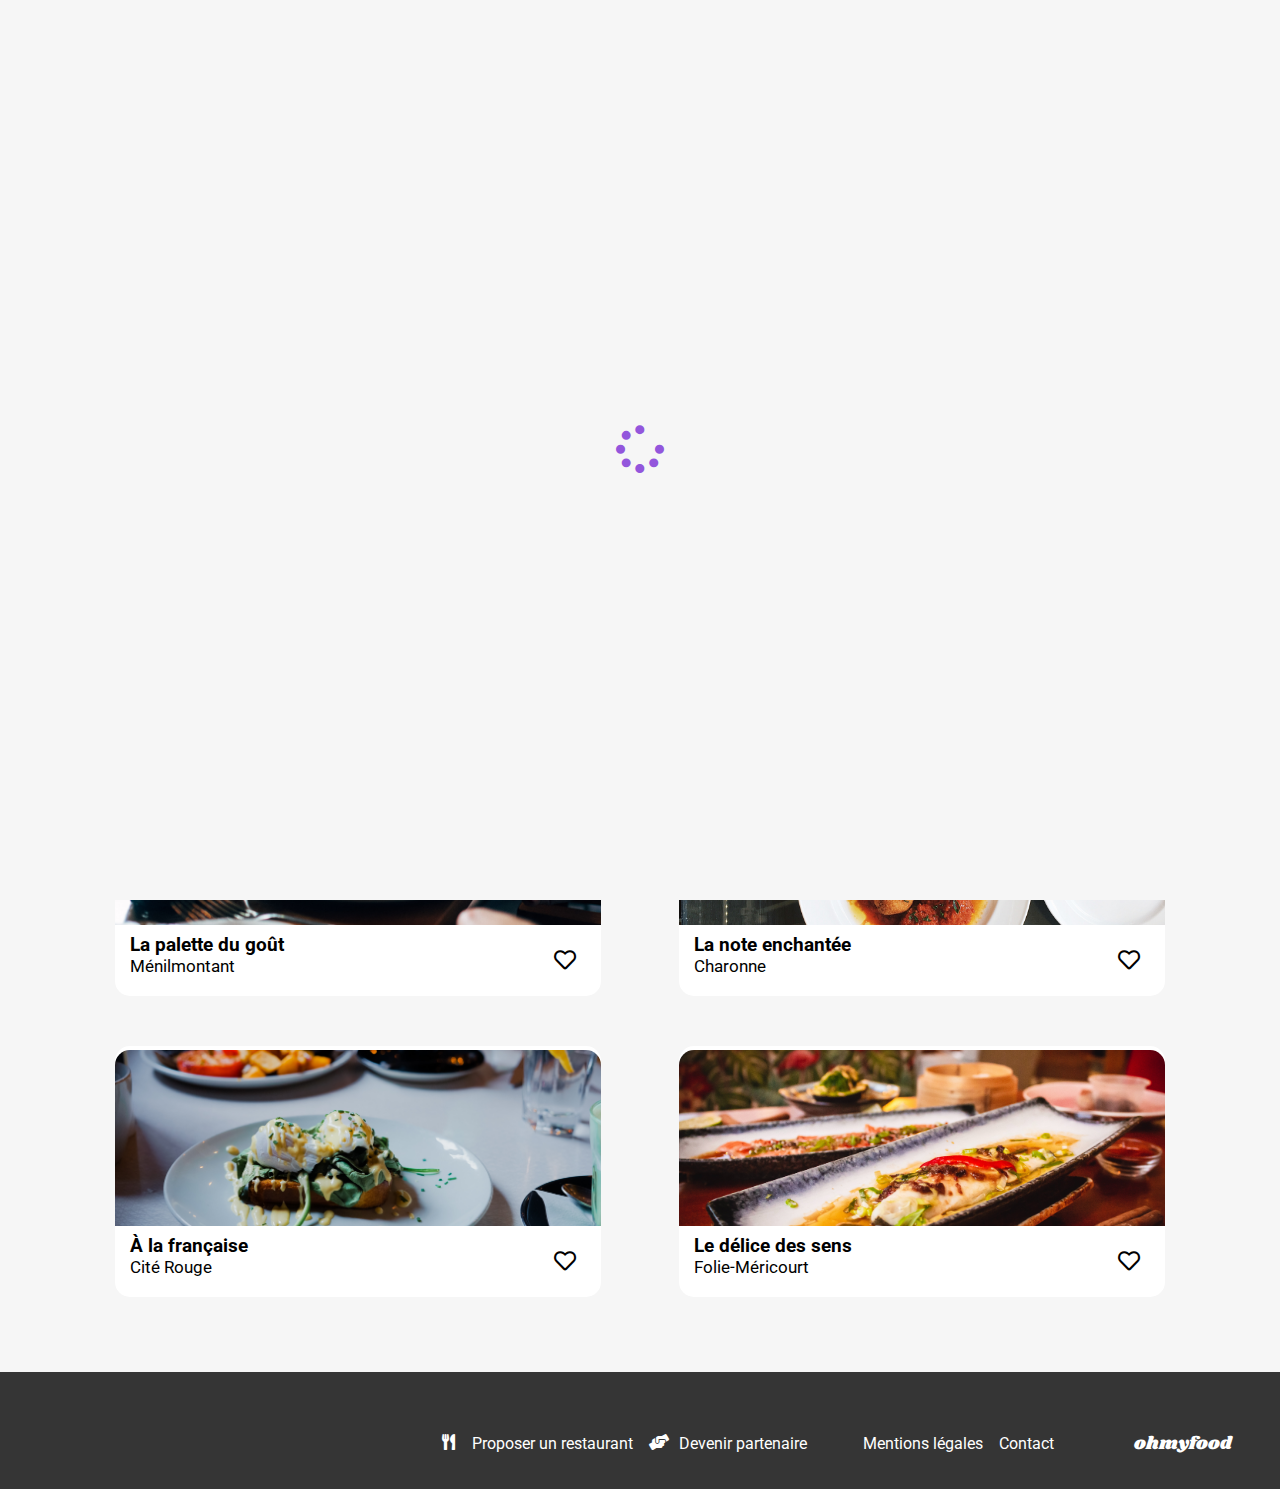
<file: index.html>
<!DOCTYPE html>
<html lang="fr">
  <head>
    <meta charset="UTF-8" />
    <meta name="viewport" content="width=device-width, initial-scale=1.0" />
    <title>Ohmyfood</title>
    <link rel="preconnect" href="https://fonts.googleapis.com" />
    <link rel="preconnect" href="https://fonts.gstatic.com" crossorigin />
    <link
      href="https://fonts.googleapis.com/css2?family=Roboto:ital,wght@0,100;0,300;0,400;0,500;0,700;0,900;1,100;1,300;1,400;1,500;1,700;1,900&family=Shrikhand&display=swap"
      rel="stylesheet"
    />
    <link
      rel="stylesheet"
      href="https://cdnjs.cloudflare.com/ajax/libs/font-awesome/5.15.4/css/all.min.css"
    />
    <link rel="stylesheet" href="./styles/styles/index.css" />
  </head>

  <body>
    <div class="loader">
      <div class="spin"><i class="fas fa-spinner"></i></div>
    </div>
    <header>
      <div>
        <img src="./assets/Img/logo/ohmyfood.png" alt="logo ohmyfood" />
      </div>
    </header>
    <main>
      <div>
        <p class="gps">
          <i class="fas fa-map-marker-alt"></i>Paris, Belleville
        </p>
      </div>
      <section class="explorer">
        <div>
          <h1>Réservez le menu qui vous convient</h1>
          <p>
            Découvrez des restaurants d'exception sélectionnés par nos soins
          </p>
          <button class="pink_button" id="explorer_button">
            Explorer nos restaurants
          </button>
        </div>
      </section>
      <section class="fonctionnement">
        <div class="fonctionnement_container">
          <h2>Fonctionnement</h2>
          <div class="vignette_fonctionnement">
            <div class="number_container">
              <div class="number">1</div>
              <i class="fas fa-mobile-alt"></i>
              <div>Choisissez votre restaurant</div>
            </div>
            <div class="number_container">
              <div class="number">2</div>
              <i class="fas fa-list"></i>
              <div>Composez votre menu</div>
            </div>
            <div class="number_container">
              <div class="number">3</div>
              <i class="fas fa-store"></i>
              <div>Dégustez au restaurant</div>
            </div>
          </div>
        </div>
      </section>
      <section class="restaurant">
        <div class="restaurant_container">
          <h2>Restaurants</h2>
          <div class="restaurant_content">
            <div class="vignette">
              <a href="la-palette-du-gout.html">
                <div class="nouveauté">Nouveau</div>
                <img
                  src="./assets/Img/restaurants/jay-wennington-N_Y88TWmGwA-unsplash.jpg"
                  alt="plat servi à La Palette du goût"
                />
                <div class="vignette_menu">
                  <div class="vignette_menu_title">
                    <h3>La palette du goût</h3>
                    <p>Ménilmontant</p>
                  </div>
                </div>
              </a>
              <div class="heart heart_index">
                <i class="far fa-heart coeurVide"></i
                ><i class="fas fa-heart coeurPlein"></i>
              </div>
            </div>
            <div class="vignette">
              <a href="la-note-enchantee.html">
                <div class="nouveauté">Nouveau</div>
                <img
                  src="./assets/Img/restaurants/stil-u2Lp8tXIcjw-unsplash.jpg"
                  alt="plat servi à La note enchantée"
                />
                <div class="vignette_menu">
                  <div class="vignette_menu_title">
                    <h3>La note enchantée</h3>
                    <p>Charonne</p>
                  </div>
                </div>
              </a>
              <div class="heart heart_index">
                <i class="far fa-heart coeurVide"></i
                ><i class="fas fa-heart coeurPlein"></i>
              </div>
            </div>
            <div class="vignette">
              <a href="A-la-française.html">
                <img
                  src="./assets/Img/restaurants/toa-heftiba-DQKerTsQwi0-unsplash.jpg"
                  alt="plat servi au À la française"
                />
                <div class="vignette_menu">
                  <div class="vignette_menu_title">
                    <h3>À la française</h3>
                    <p>Cité Rouge</p>
                  </div>
                </div>
              </a>
              <div class="heart heart_index">
                <i class="far fa-heart coeurVide"></i
                ><i class="fas fa-heart coeurPlein"></i>
              </div>
            </div>
            <div class="vignette">
              <a href="le-delice-des-sens.html">
                <img
                  src="./assets/Img/restaurants/louis-hansel-shotsoflouis-qNBGVyOCY8Q-unsplash.jpg"
                  alt="plat servi au Le délice des sens"
                />
                <div class="vignette_menu">
                  <div class="vignette_menu_title">
                    <h3>Le délice des sens</h3>
                    <p>Folie-Méricourt</p>
                  </div>
                </div>
              </a>
              <div class="heart heart_index">
                <i class="far fa-heart coeurVide"></i
                ><i class="fas fa-heart coeurPlein"></i>
              </div>
            </div>
          </div>
        </div>
      </section>
    </main>
    <footer>
      <div class="h3_footer">
        <h3>ohmyfood</h3>
      </div>
      <div class="a_footer">
        <a href="#"><i class="fas fa-utensils"></i>Proposer un restaurant</a>
        <a href="#"><i class="fas fa-hands-helping"></i>Devenir partenaire</a>
        <a href="#" id="mentionslégales">Mentions légales</a>
        <a href="mailto:test@gmail.com">Contact</a>
      </div>
    </footer>
  </body>
</html>
</file>
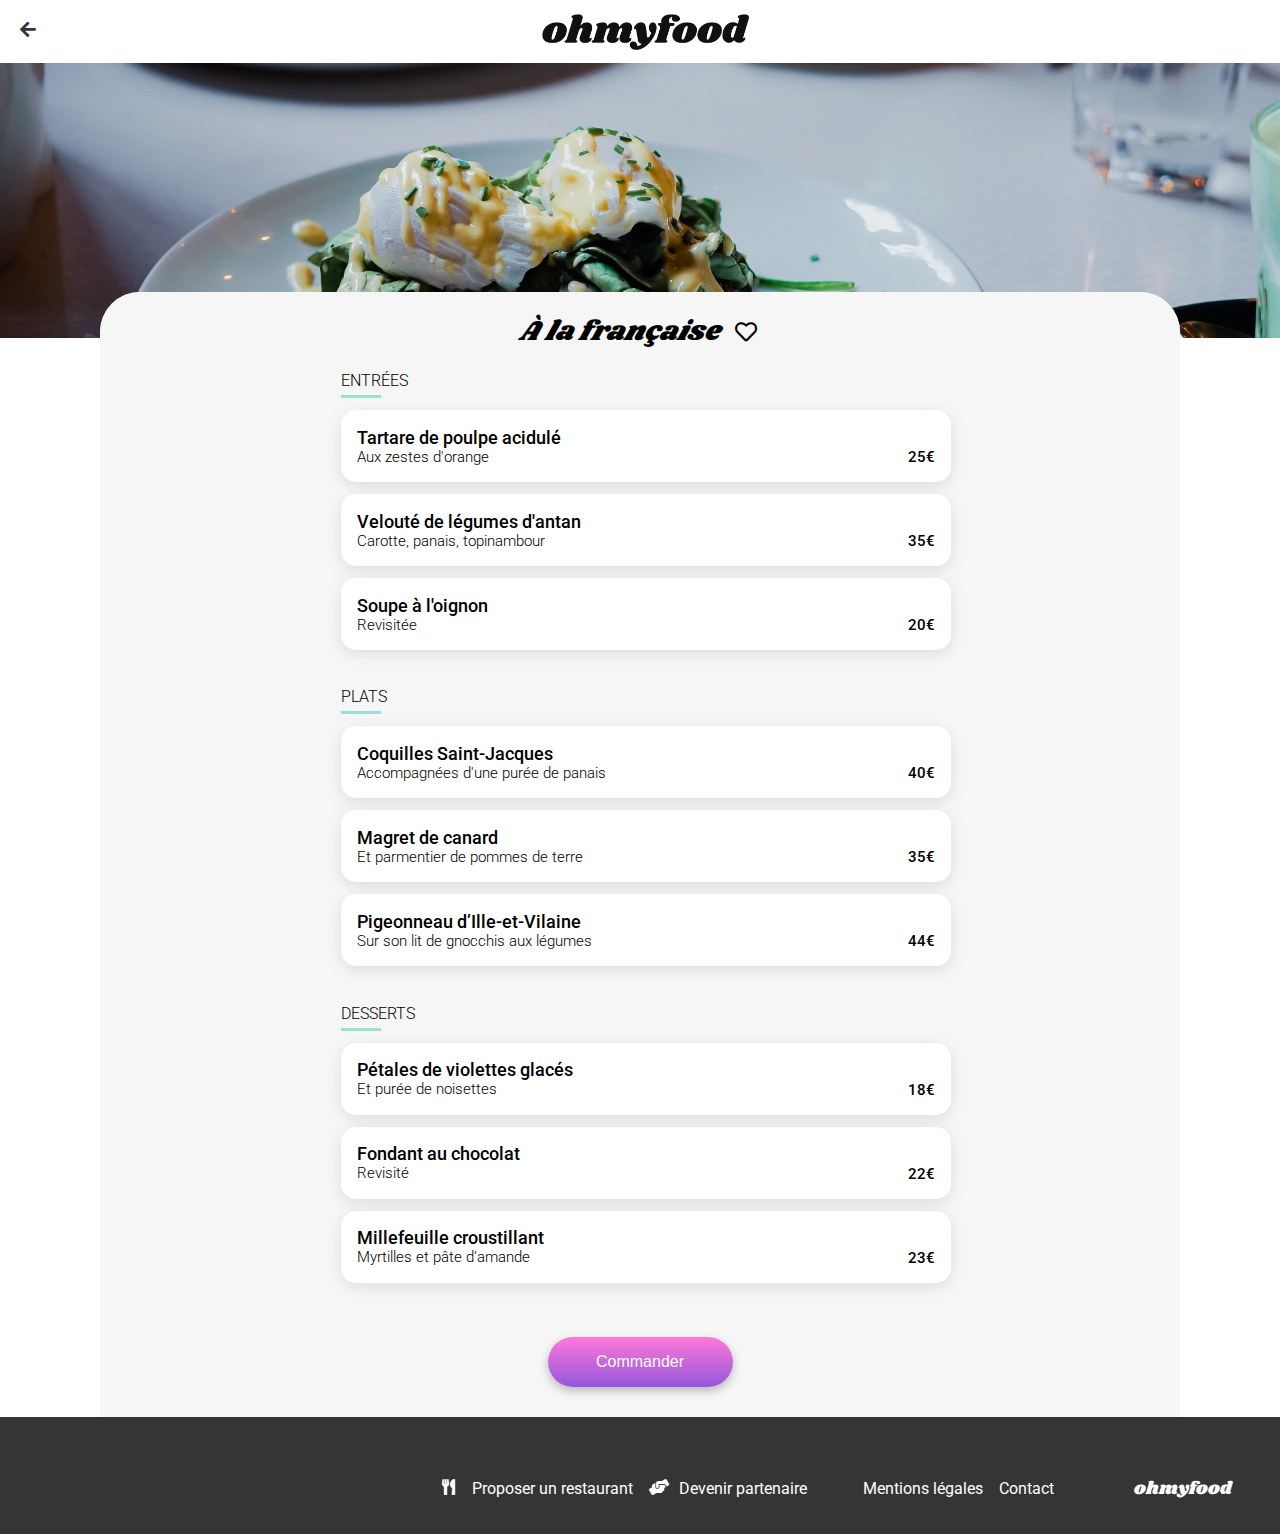
<file: A-la-française.html>
<!DOCTYPE html>
<html lang="fr">
  <head>
    <meta charset="UTF-8" />
    <meta name="viewport" content="width=device-width, initial-scale=1.0" />
    <title>À la française</title>
    <link
      href="https://fonts.googleapis.com/css2?family=Roboto:ital,wght@0,100;0,300;0,400;0,500;0,700;0,900;1,100;1,300;1,400;1,500;1,700;1,900&family=Shrikhand&display=swap"
      rel="stylesheet"
    />
    <link
      rel="stylesheet"
      href="https://cdnjs.cloudflare.com/ajax/libs/font-awesome/5.15.4/css/all.min.css"
    />
    <link rel="stylesheet" href="./styles/styles/index.css" />
  </head>

  <body>
    <header>
      <div>
        <img src="./assets/Img/logo/ohmyfood.png" alt="logo ohmyfood" />
        <a href="index.html"><i class="fas fa-arrow-left"></i></a>
      </div>
    </header>
    <main class="main_restaurant">
      <div class="menu_img">
        <img
          src="./assets/Img/restaurants/toa-heftiba-DQKerTsQwi0-unsplash.jpg"
          alt="plat servi au À la française"
        />
      </div>
      <div class="main_menu">
        <div class="title_h1_container">
          <h1 class="title_h1_menu">À la française</h1>
          <div class="heart">
            <i class="far fa-heart coeurVide"></i
            ><i class="fas fa-heart coeurPlein"></i>
          </div>
        </div>
        <section class="vignette_menu">
          <div class="title_menu_decoration">
            <h2 class="title_vignette_menu">entrées</h2>
          </div>
          <div class="appearance_1">
            <div class="vignette_menu_container">
              <div class="vignette_description">
                <h3 class="title_h3_vignette">Tartare de poulpe acidulé</h3>
                <p class="p_vignette">Aux zestes d'orange</p>
              </div>
              <span class="menu_price">25€</span>
              <div class="logo_check">
                <i class="fas fa-check"></i>
              </div>
            </div>
            <div class="vignette_menu_container">
              <div class="vignette_description">
                <h3 class="title_h3_vignette">Velouté de légumes d'antan</h3>
                <p class="p_vignette">Carotte, panais, topinambour</p>
              </div>
              <span class="menu_price">35€</span>
              <div class="logo_check">
                <i class="fas fa-check"></i>
              </div>
            </div>
            <div class="vignette_menu_container">
              <div class="vignette_description">
                <h3 class="title_h3_vignette">Soupe à l'oignon</h3>
                <p class="p_vignette">Revisitée</p>
              </div>
              <span class="menu_price">20€</span>
              <div class="logo_check">
                <i class="fas fa-check"></i>
              </div>
            </div>
          </div>
          <div class="title_menu_decoration">
            <h2 class="title_vignette_menu">plats</h2>
          </div>
          <div class="appearance_2">
            <div class="vignette_menu_container">
              <div class="vignette_description">
                <h3 class="title_h3_vignette">Coquilles Saint-Jacques</h3>
                <p class="p_vignette">Accompagnées d'une purée de panais</p>
              </div>
              <span class="menu_price">40€</span>
              <div class="logo_check">
                <i class="fas fa-check"></i>
              </div>
            </div>
            <div class="vignette_menu_container">
              <div class="vignette_description">
                <h3 class="title_h3_vignette">Magret de canard</h3>
                <p class="p_vignette">Et parmentier de pommes de terre</p>
              </div>
              <span class="menu_price">35€</span>
              <div class="logo_check">
                <i class="fas fa-check"></i>
              </div>
            </div>
            <div class="vignette_menu_container">
              <div class="vignette_description">
                <h3 class="title_h3_vignette">Pigeonneau d’Ille-et-Vilaine</h3>
                <p class="p_vignette">Sur son lit de gnocchis aux légumes</p>
              </div>
              <span class="menu_price">44€</span>
              <div class="logo_check">
                <i class="fas fa-check"></i>
              </div>
            </div>
          </div>
          <div class="title_menu_decoration">
            <h2 class="title_vignette_menu">desserts</h2>
          </div>
          <div class="appearance_3">
            <div class="vignette_menu_container">
              <div class="vignette_description">
                <h3 class="title_h3_vignette">Pétales de violettes glacés</h3>
                <p class="p_vignette">Et purée de noisettes</p>
              </div>
              <span class="menu_price">18€</span>
              <div class="logo_check">
                <i class="fas fa-check"></i>
              </div>
            </div>
            <div class="vignette_menu_container">
              <div class="vignette_description">
                <h3 class="title_h3_vignette">Fondant au chocolat</h3>
                <p class="p_vignette">Revisité</p>
              </div>
              <span class="menu_price">22€</span>
              <div class="logo_check">
                <i class="fas fa-check"></i>
              </div>
            </div>
            <div class="vignette_menu_container">
              <div class="vignette_description">
                <h3 class="title_h3_vignette">Millefeuille croustillant</h3>
                <p class="p_vignette">Myrtilles et pâte d’amande</p>
              </div>
              <span class="menu_price">23€</span>
              <div class="logo_check">
                <i class="fas fa-check"></i>
              </div>
            </div>
          </div>
        </section>
        <div class="pink_button_menu">
          <button class="pink_button" id="menu_button">Commander</button>
        </div>
      </div>
    </main>
    <footer>
      <div class="h3_footer">
        <h3>ohmyfood</h3>
      </div>
      <div class="a_footer">
        <a href="#"><i class="fas fa-utensils"></i>Proposer un restaurant</a>
        <a href="#"><i class="fas fa-hands-helping"></i>Devenir partenaire</a>
        <a href="#" id="mentionslégales">Mentions légales</a>
        <a href="mailto:test@gmail.com">Contact</a>
      </div>
    </footer>
  </body>
</html>
</file>
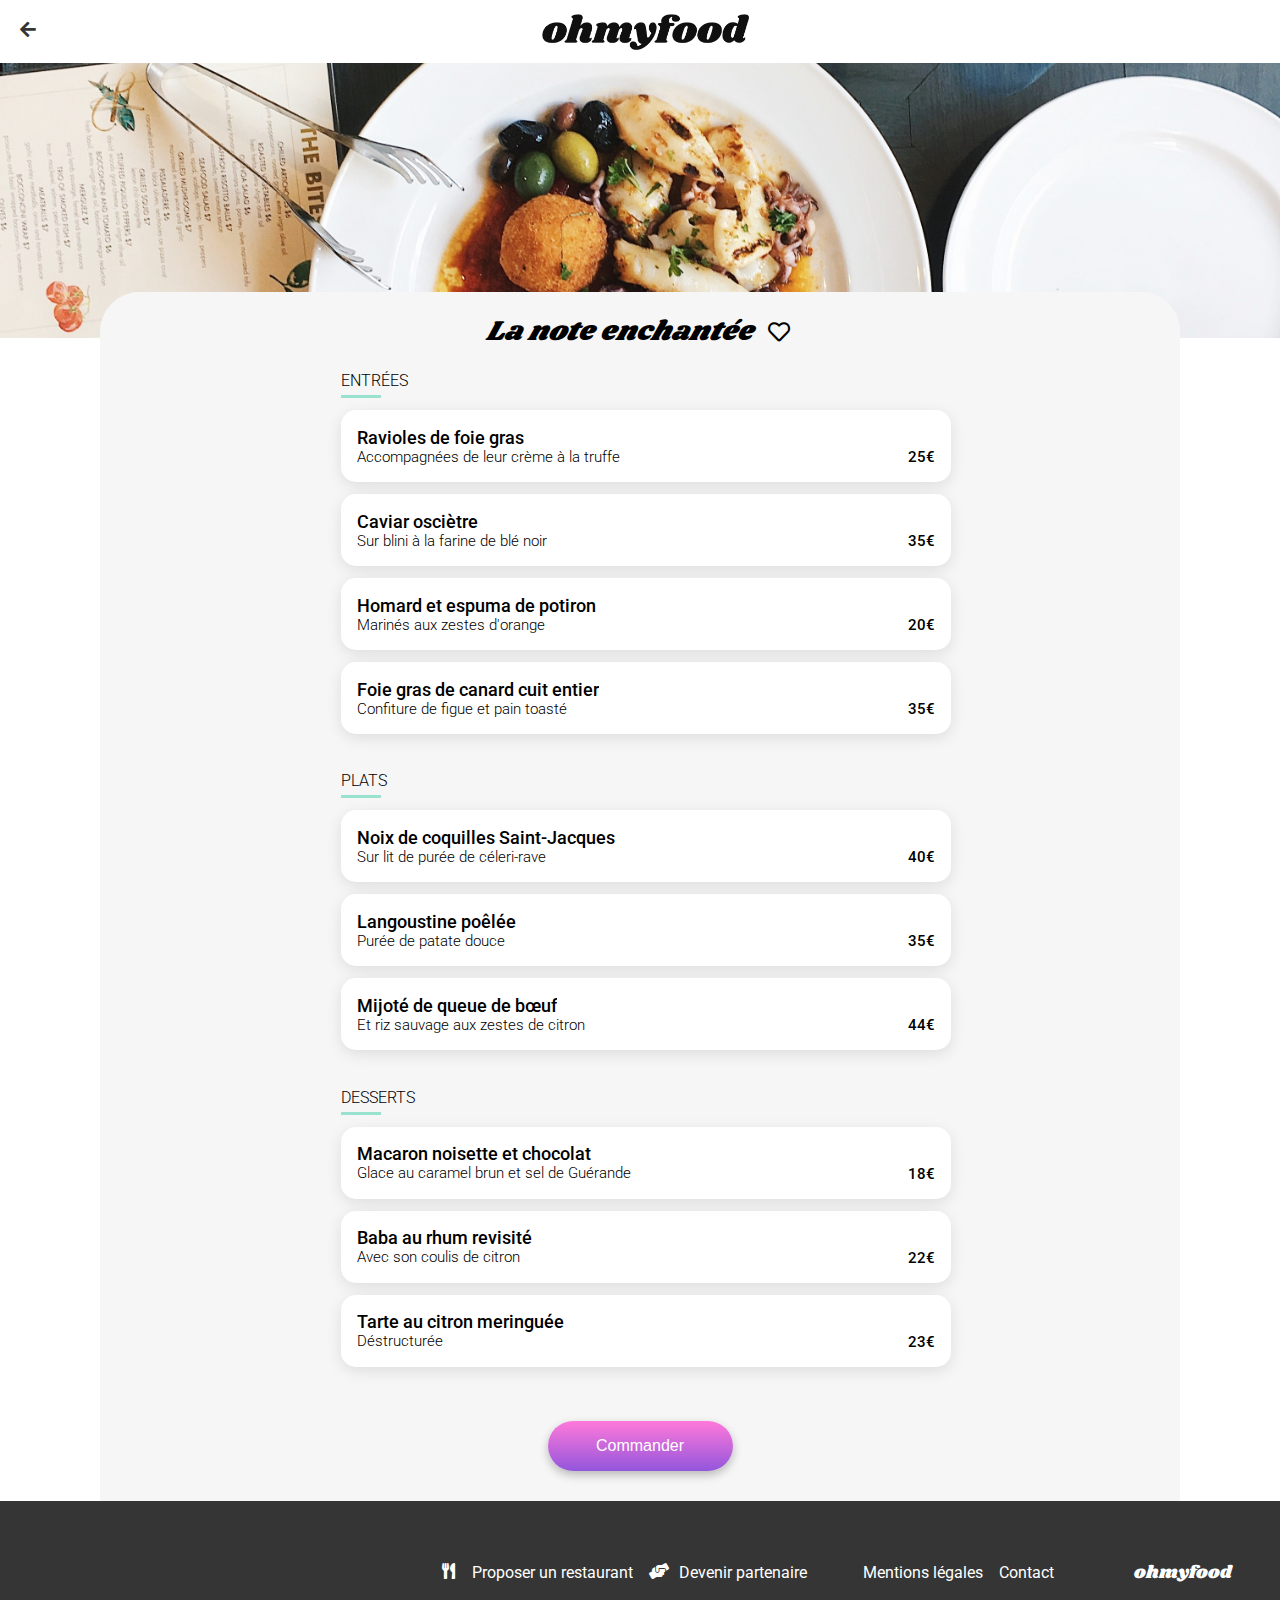
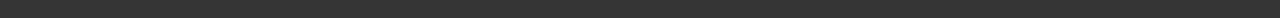
<file: la-note-enchantee.html>
<!DOCTYPE html>
<html lang="fr">
  <head>
    <meta charset="UTF-8" />
    <meta name="viewport" content="width=device-width, initial-scale=1.0" />
    <title>La note enchantée</title>
    <link
      href="https://fonts.googleapis.com/css2?family=Roboto:ital,wght@0,100;0,300;0,400;0,500;0,700;0,900;1,100;1,300;1,400;1,500;1,700;1,900&family=Shrikhand&display=swap"
      rel="stylesheet"
    />
    <link
      rel="stylesheet"
      href="https://cdnjs.cloudflare.com/ajax/libs/font-awesome/5.15.4/css/all.min.css"
    />
    <link rel="stylesheet" href="./styles/styles/index.css" />
  </head>

  <body>
    <header>
      <div>
        <img src="./assets/Img/logo/ohmyfood.png" alt="logo ohmyfood" />
        <a href="index.html"><i class="fas fa-arrow-left"></i></a>
      </div>
    </header>
    <main class="main_restaurant">
      <div class="menu_img">
        <img
          src="./assets/Img/restaurants/stil-u2Lp8tXIcjw-unsplash.jpg"
          alt="plat servi à La note enchantée"
        />
      </div>
      <div class="main_menu">
        <div class="title_h1_container">
          <h1 class="title_h1_menu">La note enchantée</h1>
          <div class="heart">
            <i class="far fa-heart coeurVide"></i
            ><i class="fas fa-heart coeurPlein"></i>
          </div>
        </div>
        <section class="vignette_menu">
          <div class="title_menu_decoration">
            <h2 class="title_vignette_menu">entrées</h2>
          </div>
          <div class="appearance_1">
            <div class="vignette_menu_container">
              <div class="vignette_description">
                <h3 class="title_h3_vignette">Ravioles de foie gras</h3>
                <p class="p_vignette">Accompagnées de leur crème à la truffe</p>
              </div>
              <span class="menu_price">25€</span>
              <div class="logo_check">
                <i class="fas fa-check"></i>
              </div>
            </div>
            <div class="vignette_menu_container">
              <div class="vignette_description">
                <h3 class="title_h3_vignette">Caviar osciètre</h3>
                <p class="p_vignette">Sur blini à la farine de blé noir</p>
              </div>
              <span class="menu_price">35€</span>
              <div class="logo_check">
                <i class="fas fa-check"></i>
              </div>
            </div>
            <div class="vignette_menu_container">
              <div class="vignette_description">
                <h3 class="title_h3_vignette">Homard et espuma de potiron</h3>
                <p class="p_vignette">Marinés aux zestes d'orange</p>
              </div>
              <span class="menu_price">20€</span>
              <div class="logo_check">
                <i class="fas fa-check"></i>
              </div>
            </div>
            <div class="vignette_menu_container">
              <div class="vignette_description">
                <h3 class="title_h3_vignette">
                  Foie gras de canard cuit entier
                </h3>
                <p class="p_vignette">Confiture de figue et pain toasté</p>
              </div>
              <span class="menu_price">35€</span>
              <div class="logo_check">
                <i class="fas fa-check"></i>
              </div>
            </div>
          </div>
          <div class="title_menu_decoration">
            <h2 class="title_vignette_menu">plats</h2>
          </div>
          <div class="appearance_2">
            <div class="vignette_menu_container">
              <div class="vignette_description">
                <h3 class="title_h3_vignette">
                  Noix de coquilles Saint-Jacques
                </h3>
                <p class="p_vignette">Sur lit de purée de céleri-rave</p>
              </div>
              <span class="menu_price">40€</span>
              <div class="logo_check">
                <i class="fas fa-check"></i>
              </div>
            </div>
            <div class="vignette_menu_container">
              <div class="vignette_description">
                <h3 class="title_h3_vignette">Langoustine poêlée</h3>
                <p class="p_vignette">Purée de patate douce</p>
              </div>
              <span class="menu_price">35€</span>
              <div class="logo_check">
                <i class="fas fa-check"></i>
              </div>
            </div>
            <div class="vignette_menu_container">
              <div class="vignette_description">
                <h3 class="title_h3_vignette">Mijoté de queue de bœuf</h3>
                <p class="p_vignette">Et riz sauvage aux zestes de citron</p>
              </div>
              <span class="menu_price">44€</span>
              <div class="logo_check">
                <i class="fas fa-check"></i>
              </div>
            </div>
          </div>
          <div class="title_menu_decoration">
            <h2 class="title_vignette_menu">desserts</h2>
          </div>
          <div class="appearance_3">
            <div class="vignette_menu_container">
              <div class="vignette_description">
                <h3 class="title_h3_vignette">Macaron noisette et chocolat</h3>
                <p class="p_vignette">
                  Glace au caramel brun et sel de Guérande
                </p>
              </div>
              <span class="menu_price">18€</span>
              <div class="logo_check">
                <i class="fas fa-check"></i>
              </div>
            </div>
            <div class="vignette_menu_container">
              <div class="vignette_description">
                <h3 class="title_h3_vignette">Baba au rhum revisité</h3>
                <p class="p_vignette">Avec son coulis de citron</p>
              </div>
              <span class="menu_price">22€</span>
              <div class="logo_check">
                <i class="fas fa-check"></i>
              </div>
            </div>
            <div class="vignette_menu_container">
              <div class="vignette_description">
                <h3 class="title_h3_vignette">Tarte au citron meringuée</h3>
                <p class="p_vignette">Déstructurée</p>
              </div>
              <span class="menu_price">23€</span>
              <div class="logo_check">
                <i class="fas fa-check"></i>
              </div>
            </div>
          </div>
        </section>
        <div class="pink_button_menu">
          <button class="pink_button" id="menu_button">Commander</button>
        </div>
      </div>
    </main>
    <footer>
      <div class="h3_footer">
        <h3>ohmyfood</h3>
      </div>
      <div class="a_footer">
        <a href="#"><i class="fas fa-utensils"></i>Proposer un restaurant</a>
        <a href="#"><i class="fas fa-hands-helping"></i>Devenir partenaire</a>
        <a href="#" id="mentionslégales">Mentions légales</a>
        <a href="mailto:test@gmail.com">Contact</a>
      </div>
    </footer>
  </body>
</html>
</file>
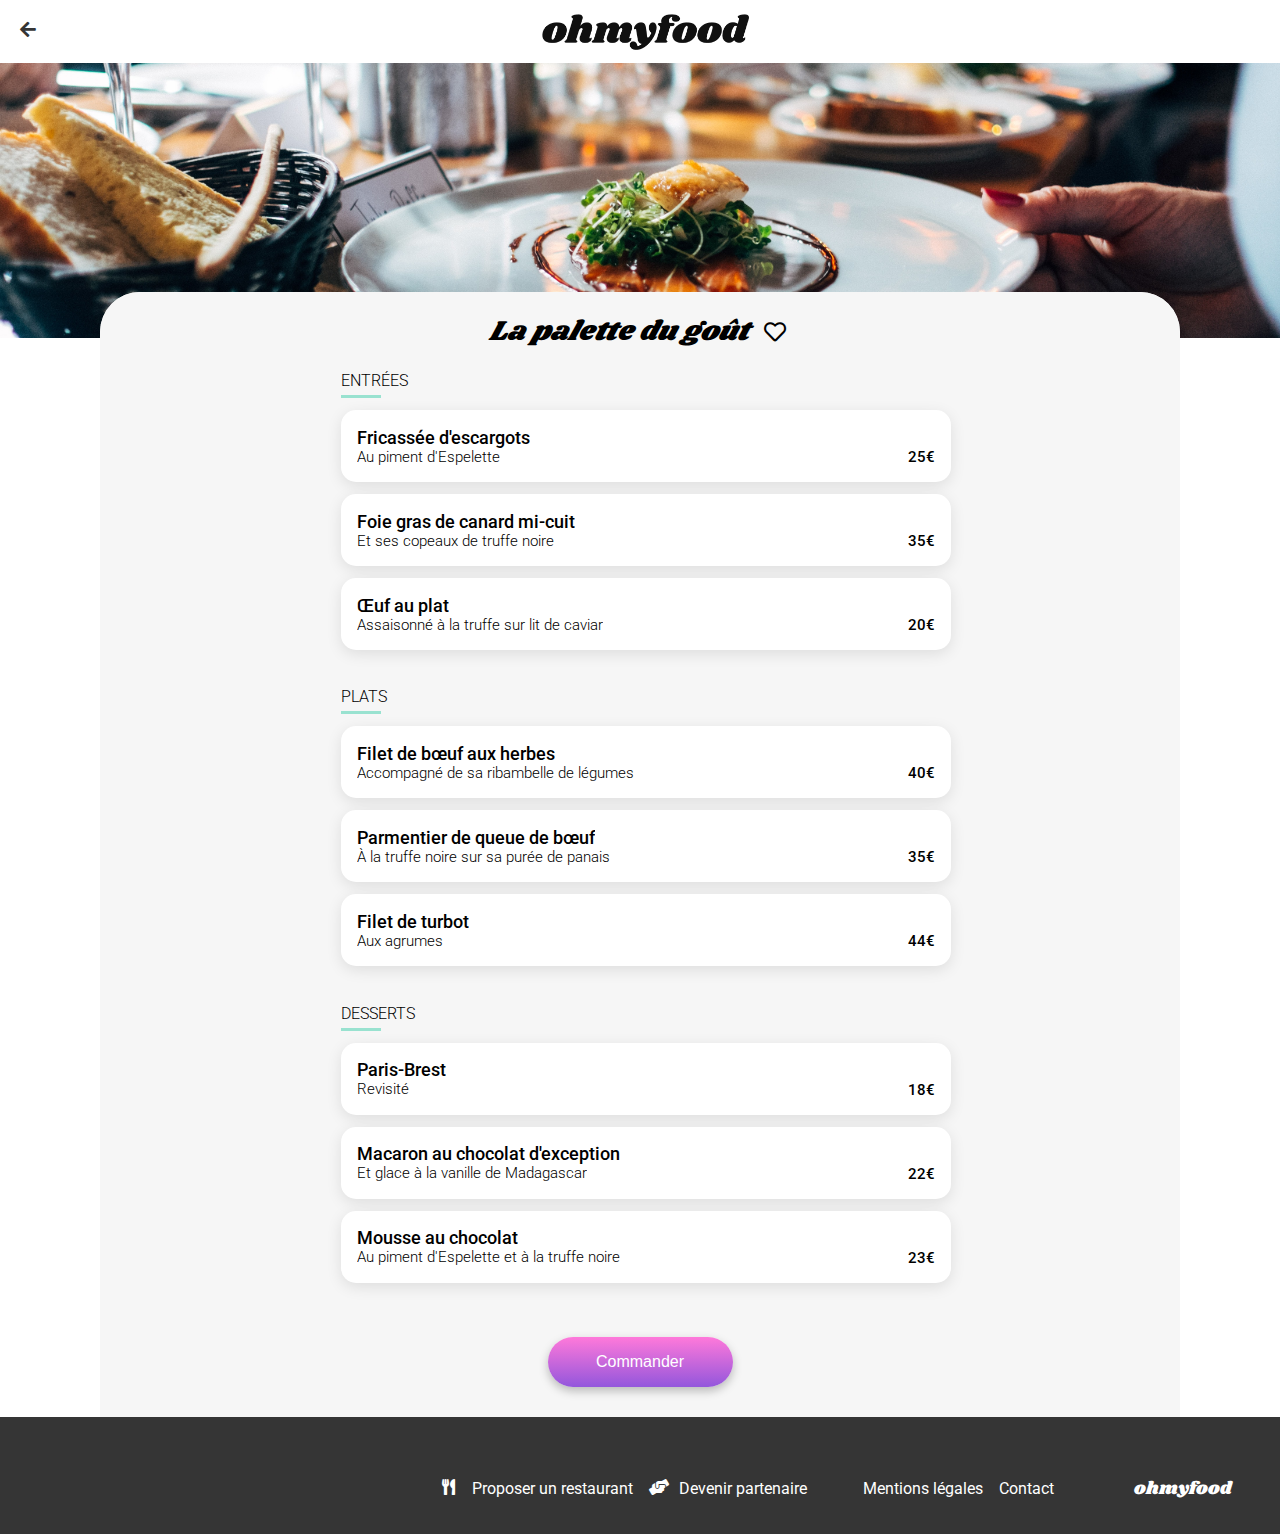
<file: la-palette-du-gout.html>
<!DOCTYPE html>
<html lang="fr">
  <head>
    <meta charset="UTF-8" />
    <meta name="viewport" content="width=device-width, initial-scale=1.0" />
    <title>La palette du goût</title>
    <link
      href="https://fonts.googleapis.com/css2?family=Roboto:ital,wght@0,100;0,300;0,400;0,500;0,700;0,900;1,100;1,300;1,400;1,500;1,700;1,900&family=Shrikhand&display=swap"
      rel="stylesheet"
    />
    <link
      rel="stylesheet"
      href="https://cdnjs.cloudflare.com/ajax/libs/font-awesome/5.15.4/css/all.min.css"
    />
    <link rel="stylesheet" href="./styles/styles/index.css" />
  </head>

  <body>
    <header>
      <div>
        <img src="./assets/Img/logo/ohmyfood.png" alt="logo ohmyfood" />
        <a href="index.html"><i class="fas fa-arrow-left"></i></a>
      </div>
    </header>
    <main class="main_restaurant">
      <div class="menu_img">
        <img
          src="./assets/Img/restaurants/jay-wennington-N_Y88TWmGwA-unsplash.jpg"
          alt="plat servi à La Palette du goût"
        />
      </div>
      <div class="main_menu">
        <div class="title_h1_container">
          <h1 class="title_h1_menu">La palette du goût</h1>
          <div class="heart">
            <i class="far fa-heart coeurVide"></i
            ><i class="fas fa-heart coeurPlein"></i>
          </div>
        </div>
        <section class="vignette_menu">
          <div class="title_menu_decoration">
            <h2 class="title_vignette_menu">entrées</h2>
          </div>
          <div class="appearance_1">
            <div class="vignette_menu_container">
              <div class="vignette_description">
                <h3 class="title_h3_vignette">Fricassée d'escargots</h3>
                <p class="p_vignette">Au piment d'Espelette</p>
              </div>
              <span class="menu_price">25€</span>
              <div class="logo_check">
                <i class="fas fa-check"></i>
              </div>
            </div>
            <div class="vignette_menu_container">
              <div class="vignette_description">
                <h3 class="title_h3_vignette">Foie gras de canard mi-cuit</h3>
                <p class="p_vignette">Et ses copeaux de truffe noire</p>
              </div>
              <span class="menu_price">35€</span>
              <div class="logo_check">
                <i class="fas fa-check"></i>
              </div>
            </div>
            <div class="vignette_menu_container">
              <div class="vignette_description">
                <h3 class="title_h3_vignette">Œuf au plat</h3>
                <p class="p_vignette">
                  Assaisonné à la truffe sur lit de caviar
                </p>
              </div>
              <span class="menu_price">20€</span>
              <div class="logo_check">
                <i class="fas fa-check"></i>
              </div>
            </div>
          </div>
          <div class="title_menu_decoration">
            <h2 class="title_vignette_menu">plats</h2>
          </div>
          <div class="appearance_2">
            <div class="vignette_menu_container">
              <div class="vignette_description">
                <h3 class="title_h3_vignette">Filet de bœuf aux herbes</h3>
                <p class="p_vignette">Accompagné de sa ribambelle de légumes</p>
              </div>
              <span class="menu_price">40€</span>
              <div class="logo_check">
                <i class="fas fa-check"></i>
              </div>
            </div>
            <div class="vignette_menu_container">
              <div class="vignette_description">
                <h3 class="title_h3_vignette">Parmentier de queue de bœuf</h3>
                <p class="p_vignette">
                  À la truffe noire sur sa purée de panais
                </p>
              </div>
              <span class="menu_price">35€</span>
              <div class="logo_check">
                <i class="fas fa-check"></i>
              </div>
            </div>
            <div class="vignette_menu_container">
              <div class="vignette_description">
                <h3 class="title_h3_vignette">Filet de turbot</h3>
                <p class="p_vignette">Aux agrumes</p>
              </div>
              <span class="menu_price">44€</span>
              <div class="logo_check">
                <i class="fas fa-check"></i>
              </div>
            </div>
          </div>
          <div class="title_menu_decoration">
            <h2 class="title_vignette_menu">desserts</h2>
          </div>
          <div class="appearance_3">
            <div class="vignette_menu_container">
              <div class="vignette_description">
                <h3 class="title_h3_vignette">Paris-Brest</h3>
                <p class="p_vignette">Revisité</p>
              </div>
              <span class="menu_price">18€</span>
              <div class="logo_check">
                <i class="fas fa-check"></i>
              </div>
            </div>
            <div class="vignette_menu_container">
              <div class="vignette_description">
                <h3 class="title_h3_vignette">
                  Macaron au chocolat d'exception
                </h3>
                <p class="p_vignette">Et glace à la vanille de Madagascar</p>
              </div>
              <span class="menu_price">22€</span>
              <div class="logo_check">
                <i class="fas fa-check"></i>
              </div>
            </div>
            <div class="vignette_menu_container">
              <div class="vignette_description">
                <h3 class="title_h3_vignette">Mousse au chocolat</h3>
                <p class="p_vignette">
                  Au piment d'Espelette et à la truffe noire
                </p>
              </div>
              <span class="menu_price">23€</span>
              <div class="logo_check">
                <i class="fas fa-check"></i>
              </div>
            </div>
          </div>
        </section>
        <div class="pink_button_menu">
          <button class="pink_button" id="menu_button">Commander</button>
        </div>
      </div>
    </main>
    <footer>
      <div class="h3_footer">
        <h3>ohmyfood</h3>
      </div>
      <div class="a_footer">
        <a href="#"><i class="fas fa-utensils"></i>Proposer un restaurant</a>
        <a href="#"><i class="fas fa-hands-helping"></i>Devenir partenaire</a>
        <a href="#" id="mentionslégales">Mentions légales</a>
        <a href="mailto:test@gmail.com">Contact</a>
      </div>
    </footer>
  </body>
</html>
</file>
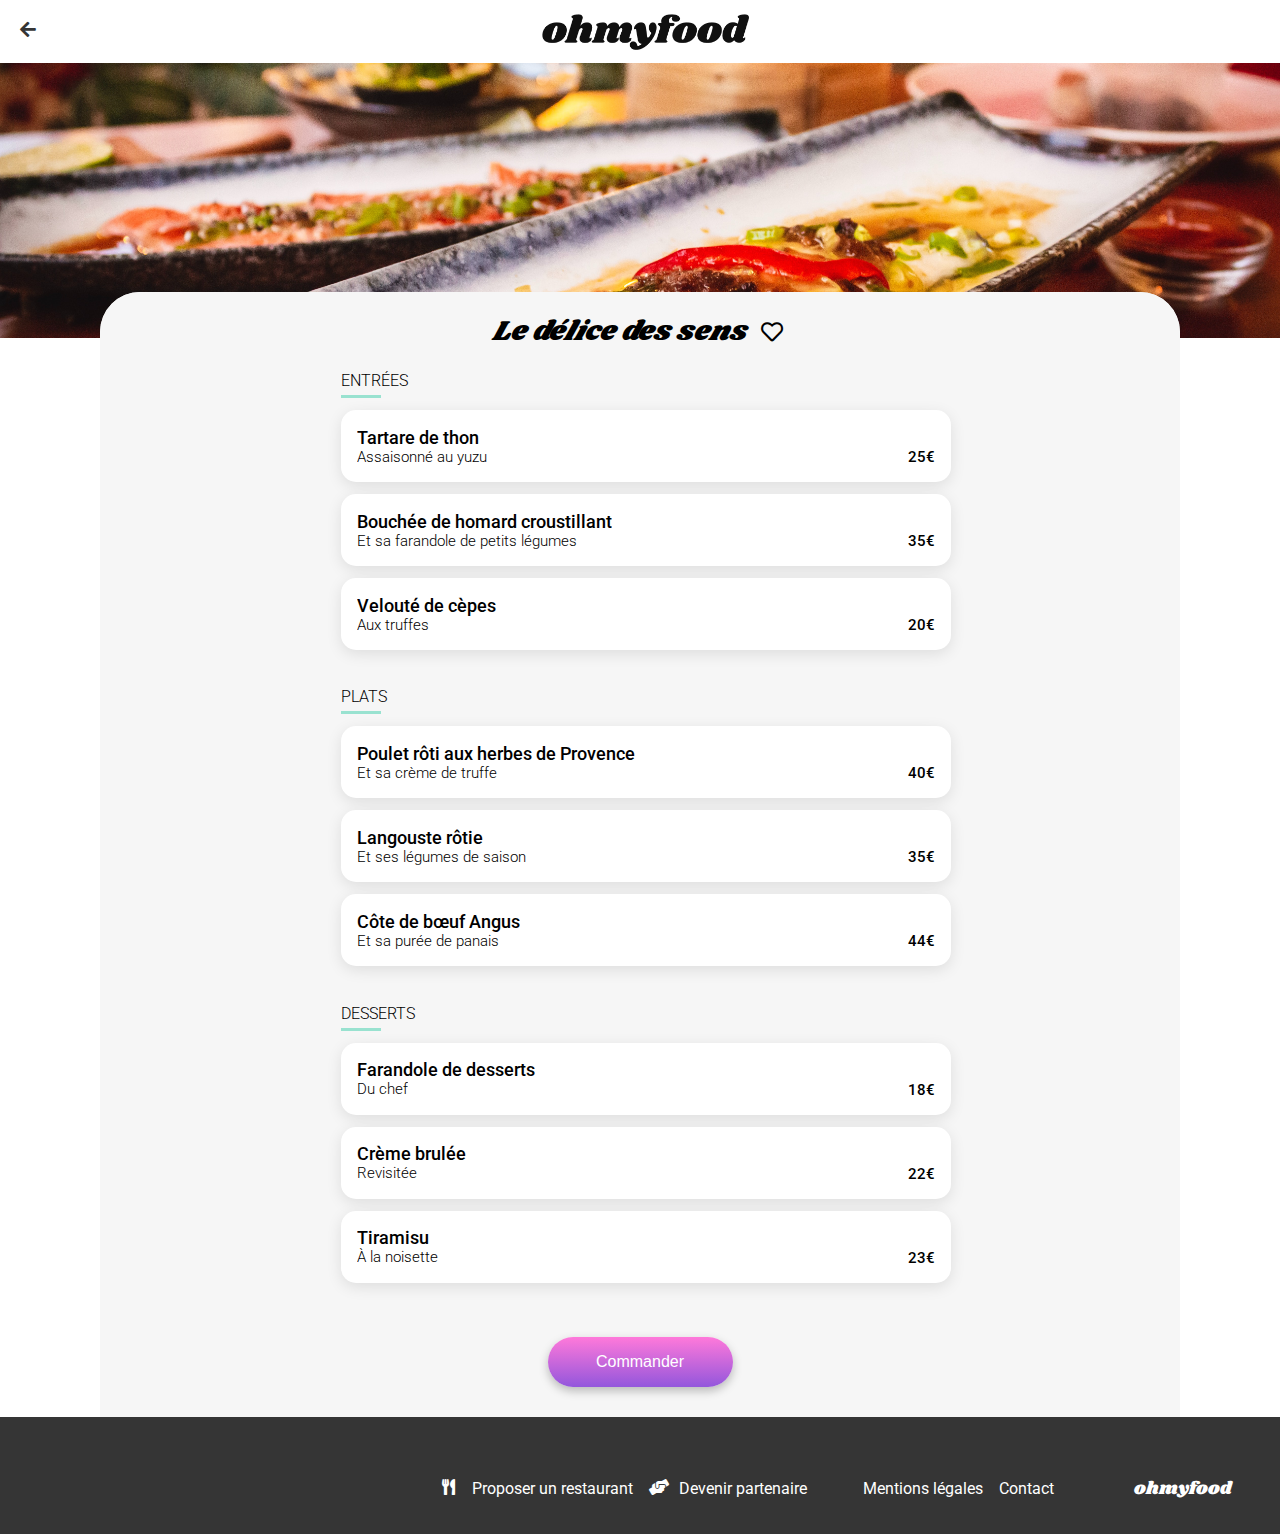
<file: le-delice-des-sens.html>
<!DOCTYPE html>
<html lang="fr">

<head>
    <meta charset="UTF-8">
    <meta name="viewport" content="width=device-width, initial-scale=1.0">
    <title>Le délice des sens</title>
    <link
        href="https://fonts.googleapis.com/css2?family=Roboto:ital,wght@0,100;0,300;0,400;0,500;0,700;0,900;1,100;1,300;1,400;1,500;1,700;1,900&family=Shrikhand&display=swap"
        rel="stylesheet">
    <link rel="stylesheet" href="https://cdnjs.cloudflare.com/ajax/libs/font-awesome/5.15.4/css/all.min.css">
    <link rel="stylesheet" href="./styles/styles/index.css">
</head>

<body>
    <header>
        <div>
            <img src="./assets/Img/logo/ohmyfood.png" alt="logo ohmyfood">
            <a href="index.html"><i class="fas fa-arrow-left"></i></a>
        </div>
    </header>
    <main class="main_restaurant">
        <div class="menu_img">
            <img src="./assets/Img/restaurants/louis-hansel-shotsoflouis-qNBGVyOCY8Q-unsplash.jpg"
                alt="plat servi au Le délice des sens">
        </div>
        <div class="main_menu">
            <div class="title_h1_container">
                <div>
                    <h1 class="title_h1_menu">Le délice des sens</h1>
                </div>
                <div class="heart"><i class="far fa-heart coeurVide"></i><i class="fas fa-heart coeurPlein"></i>
                </div>
            </div>
            <section class="vignette_menu">
                <div class="title_menu_decoration">
                    <h2 class="title_vignette_menu">entrées</h2>
                </div>
                <div class="appearance_1">
                    <div class="vignette_menu_container appearance">
                        <div class="vignette_description">
                            <h3 class="title_h3_vignette">Tartare de thon</h3>
                            <p class="p_vignette">Assaisonné au yuzu
                            </p>
                        </div>
                        <span class="menu_price">25€</span>
                        <div class="logo_check">
                            <i class="fas fa-check"></i>
                        </div>
                    </div>
                    <div class="vignette_menu_container appearance">
                        <div class="vignette_description">
                            <h3 class="title_h3_vignette">Bouchée de homard croustillant</h3>
                            <p class="p_vignette">Et sa farandole de petits légumes
                            </p>
                        </div>
                        <span class="menu_price">35€</span>
                        <div class="logo_check">
                            <i class="fas fa-check"></i>
                        </div>
                    </div>
                    <div class="vignette_menu_container appearance">
                        <div class="vignette_description">
                            <h3 class="title_h3_vignette">Velouté de cèpes</h3>
                            <p class="p_vignette">Aux truffes
                            </p>
                        </div>
                        <span class="menu_price">20€</span>
                        <div class="logo_check">
                            <i class="fas fa-check"></i>
                        </div>
                    </div>
                </div>
                <div class="title_menu_decoration">
                    <h2 class="title_vignette_menu">plats</h2>
                </div>
                <div class="appearance_2">
                    <div class="vignette_menu_container appearance">
                        <div class="vignette_description">
                            <h3 class="title_h3_vignette">Poulet rôti aux herbes de Provence</h3>
                            <p class="p_vignette">Et sa crème de truffe
                            </p>
                        </div>
                        <span class="menu_price">40€</span>
                        <div class="logo_check">
                            <i class="fas fa-check"></i>
                        </div>
                    </div>
                    <div class="vignette_menu_container appearance">
                        <div class="vignette_description">
                            <h3 class="title_h3_vignette">Langouste rôtie</h3>
                            <p class="p_vignette">Et ses légumes de saison
                            </p>
                        </div>
                        <span class="menu_price">35€</span>
                        <div class="logo_check">
                            <i class="fas fa-check"></i>
                        </div>
                    </div>
                    <div class="vignette_menu_container appearance">
                        <div class="vignette_description">
                            <h3 class="title_h3_vignette">Côte de bœuf Angus</h3>
                            <p class="p_vignette">Et sa purée de panais
                            </p>
                        </div>
                        <span class="menu_price">44€</span>
                        <div class="logo_check">
                            <i class="fas fa-check"></i>
                        </div>
                    </div>
                </div>
                <div class="title_menu_decoration">
                    <h2 class="title_vignette_menu">desserts</h2>
                </div>
                <div class="appearance_3">
                    <div class="vignette_menu_container appearance">
                        <div class="vignette_description">
                            <h3 class="title_h3_vignette">Farandole de desserts</h3>
                            <p class="p_vignette">Du chef </p>
                        </div>
                        <span class="menu_price">18€</span>
                        <div class="logo_check">
                            <i class="fas fa-check"></i>
                        </div>
                    </div>
                    <div class="vignette_menu_container appearance">
                        <div class="vignette_description">
                            <h3 class="title_h3_vignette">Crème brulée</h3>
                            <p class="p_vignette">Revisitée
                            </p>
                        </div>
                        <span class="menu_price">22€</span>
                        <div class="logo_check">
                            <i class="fas fa-check"></i>
                        </div>
                    </div>
                    <div class="vignette_menu_container appearance">
                        <div class="vignette_description">
                            <h3 class="title_h3_vignette">Tiramisu</h3>
                            <p class="p_vignette">À la noisette
                            </p>
                        </div>
                        <span class="menu_price">23€</span>
                        <div class="logo_check">
                            <i class="fas fa-check"></i>
                        </div>
                    </div>
                </div>
            </section>
            <div class="pink_button_menu">
                <button class="pink_button" id="menu_button">Commander</button>
            </div>
        </div>
        <footer>
            <div class="h3_footer">
                <h3>ohmyfood</h3>
            </div>
            <div class="a_footer">
                <a href="#"><i class="fas fa-utensils"></i>Proposer un restaurant</a>
                <a href="#"><i class="fas fa-hands-helping"></i>Devenir partenaire</a>
                <a href="#" id="mentionslégales">Mentions légales</a>
                <a href="#">Contact</a>
            </div>
        </footer>
</body>

</html>
</file>
<file: styles/styles/index.css>
@charset "UTF-8";
@-webkit-keyframes pinkyheart {
  from {
    -webkit-transform: scale(0);
            transform: scale(0);
  }
  to {
    -webkit-transform: scale(1);
            transform: scale(1);
  }
}
@keyframes pinkyheart {
  from {
    -webkit-transform: scale(0);
            transform: scale(0);
  }
  to {
    -webkit-transform: scale(1);
            transform: scale(1);
  }
}
@-webkit-keyframes pink_button {
  from {
    -webkit-transform: scale3d(1, 1, 1);
            transform: scale3d(1, 1, 1);
  }
  to {
    -webkit-transform: scale3d(1.025, 1.025, 1.025);
            transform: scale3d(1.025, 1.025, 1.025);
  }
}
@keyframes pink_button {
  from {
    -webkit-transform: scale3d(1, 1, 1);
            transform: scale3d(1, 1, 1);
  }
  to {
    -webkit-transform: scale3d(1.025, 1.025, 1.025);
            transform: scale3d(1.025, 1.025, 1.025);
  }
}
@-webkit-keyframes pink_button_over {
  from {
    -webkit-transform: scale3d(1.025, 1.025, 1.025);
            transform: scale3d(1.025, 1.025, 1.025);
  }
  to {
    -webkit-transform: scale3d(1, 1, 1);
            transform: scale3d(1, 1, 1);
  }
}
@keyframes pink_button_over {
  from {
    -webkit-transform: scale3d(1.025, 1.025, 1.025);
            transform: scale3d(1.025, 1.025, 1.025);
  }
  to {
    -webkit-transform: scale3d(1, 1, 1);
            transform: scale3d(1, 1, 1);
  }
}
@-webkit-keyframes appearance {
  0% {
    opacity: 0;
  }
  100% {
    opacity: 1;
  }
}
@keyframes appearance {
  0% {
    opacity: 0;
  }
  100% {
    opacity: 1;
  }
}
@-webkit-keyframes disappearance {
  0% {
    -webkit-transform: scale(1);
            transform: scale(1);
    opacity: 0.85;
  }
  98% {
    opacity: 0;
  }
  100% {
    -webkit-transform: scale(0);
            transform: scale(0);
  }
}
@keyframes disappearance {
  0% {
    -webkit-transform: scale(1);
            transform: scale(1);
    opacity: 0.85;
  }
  98% {
    opacity: 0;
  }
  100% {
    -webkit-transform: scale(0);
            transform: scale(0);
  }
}
@-webkit-keyframes spin {
  0% {
    -webkit-transform-origin: center;
            transform-origin: center;
    -webkit-transform: rotate(360deg);
            transform: rotate(360deg);
  }
  100% {
    -webkit-transform-origin: center;
            transform-origin: center;
    -webkit-transform: none;
            transform: none;
  }
}
@keyframes spin {
  0% {
    -webkit-transform-origin: center;
            transform-origin: center;
    -webkit-transform: rotate(360deg);
            transform: rotate(360deg);
  }
  100% {
    -webkit-transform-origin: center;
            transform-origin: center;
    -webkit-transform: none;
            transform: none;
  }
}
@-webkit-keyframes check_rotation {
  0% {
    -webkit-transform: rotate(-270deg);
            transform: rotate(-270deg);
  }
  100% {
    -webkit-transform: rotate(0);
            transform: rotate(0);
  }
}
@keyframes check_rotation {
  0% {
    -webkit-transform: rotate(-270deg);
            transform: rotate(-270deg);
  }
  100% {
    -webkit-transform: rotate(0);
            transform: rotate(0);
  }
}
.pink_button {
  height: 50px;
  -ms-flex-item-align: center;
      align-self: center;
  border-radius: 25px;
  cursor: pointer;
  color: rgb(255, 255, 255);
  background: -webkit-gradient(linear, left top, left bottom, from(rgb(255, 121, 218)), to(rgb(147, 86, 220)));
  background: linear-gradient(rgb(255, 121, 218), rgb(147, 86, 220));
  border: transparent;
  -webkit-box-shadow: 0 4px 10px 0 rgba(0, 0, 0, 0.25);
          box-shadow: 0 4px 10px 0 rgba(0, 0, 0, 0.25);
  font-size: 16px;
  font-weight: 500;
  -webkit-animation: pink_button_over 0.6s cubic-bezier(0.39, 0.575, 0.565, 1);
          animation: pink_button_over 0.6s cubic-bezier(0.39, 0.575, 0.565, 1);
  -webkit-animation-fill-mode: both;
          animation-fill-mode: both;
}

.pink_button:hover {
  opacity: 0.85;
  -webkit-animation: pink_button 0.6s cubic-bezier(0.39, 0.575, 0.565, 1);
          animation: pink_button 0.6s cubic-bezier(0.39, 0.575, 0.565, 1);
  -webkit-animation-fill-mode: both;
          animation-fill-mode: both;
}

.nouveauté {
  width: 80px;
  height: 29px;
  background: rgb(153, 226, 208);
  color: rgb(0, 135, 102);
  text-align: center;
  -ms-flex-line-pack: center;
      align-content: center;
  font-size: 14px;
  position: absolute;
  top: 15px;
  right: 15px;
}

.heart {
  display: -webkit-box;
  display: -ms-flexbox;
  display: flex;
  padding: 15px;
}
.heart .coeurVide {
  font-size: 22px;
  position: relative;
  z-index: 1;
}
.heart .coeurPlein {
  font-size: 22px;
  position: absolute;
  z-index: -1;
}

.heart_index {
  position: absolute;
  bottom: 10px;
  right: 10px;
}

.heart:hover .coeurVide {
  position: absolute;
  z-index: -1;
}
.heart:hover .coeurPlein {
  position: relative;
  z-index: 1;
  background: -webkit-gradient(linear, left top, left bottom, from(rgb(147, 86, 220)), to(rgb(255, 121, 218)));
  background: linear-gradient(rgb(147, 86, 220), rgb(255, 121, 218));
  -webkit-background-clip: text;
          background-clip: text;
  -webkit-text-fill-color: transparent;
  -webkit-animation: pinkyheart 0.4s cubic-bezier(0.39, 0.575, 0.565, 1);
          animation: pinkyheart 0.4s cubic-bezier(0.39, 0.575, 0.565, 1);
}

.appearance_1 {
  -webkit-animation-name: appearance;
          animation-name: appearance;
  -webkit-animation-duration: 1.5s;
          animation-duration: 1.5s;
  -webkit-animation-fill-mode: both;
          animation-fill-mode: both;
  -webkit-animation-timing-function: ease-in-out;
          animation-timing-function: ease-in-out;
}

.appearance_2 {
  -webkit-animation-name: appearance;
          animation-name: appearance;
  -webkit-animation-delay: 0.5s;
          animation-delay: 0.5s;
  -webkit-animation-duration: 1.5s;
          animation-duration: 1.5s;
  -webkit-animation-fill-mode: both;
          animation-fill-mode: both;
  -webkit-animation-timing-function: ease-in-out;
          animation-timing-function: ease-in-out;
}

.appearance_3 {
  -webkit-animation-name: appearance;
          animation-name: appearance;
  -webkit-animation-delay: 1s;
          animation-delay: 1s;
  -webkit-animation-duration: 1.5s;
          animation-duration: 1.5s;
  -webkit-animation-fill-mode: both;
          animation-fill-mode: both;
  -webkit-animation-timing-function: ease-in-out;
          animation-timing-function: ease-in-out;
}

.loader {
  display: -webkit-box;
  display: -ms-flexbox;
  display: flex;
  -webkit-box-pack: center;
      -ms-flex-pack: center;
          justify-content: center;
  -webkit-box-align: center;
      -ms-flex-align: center;
          align-items: center;
  position: fixed;
  height: 100vh;
  background-color: rgb(246, 246, 246);
  z-index: 2;
  inset: 0;
  -webkit-animation: disappearance 200ms 2s both;
          animation: disappearance 200ms 2s both;
}

.spin {
  font-size: xxx-large;
  color: rgb(147, 86, 220);
  -webkit-animation: spin 1s infinite linear;
          animation: spin 1s infinite linear;
}

body {
  margin: 0;
  font-family: roboto;
  -webkit-user-select: none;
     -moz-user-select: none;
      -ms-user-select: none;
          user-select: none;
}

header {
  display: -webkit-box;
  display: -ms-flexbox;
  display: flex;
  -webkit-box-pack: center;
      -ms-flex-pack: center;
          justify-content: center;
  height: 63px;
  width: 100%;
  position: relative;
}
header i {
  color: rgb(53, 53, 53);
  position: absolute;
  left: 20px;
  top: 20px;
  font-size: 18px;
}
header div {
  display: -webkit-box;
  display: -ms-flexbox;
  display: flex;
  width: 197px;
  height: 36px;
  margin: 14px 0 14px 0;
}

main {
  display: -webkit-box;
  display: -ms-flexbox;
  display: flex;
  -webkit-box-orient: vertical;
  -webkit-box-direction: normal;
      -ms-flex-direction: column;
          flex-direction: column;
  margin: 0;
  background-color: rgb(246, 246, 246);
}
main .gps {
  display: -webkit-box;
  display: -ms-flexbox;
  display: flex;
  -webkit-box-pack: center;
      -ms-flex-pack: center;
          justify-content: center;
  -webkit-box-align: center;
      -ms-flex-align: center;
          align-items: center;
  height: 50px;
  margin-top: 0;
  -webkit-box-shadow: 0 1px 2px 2px rgba(0, 0, 0, 0.15);
          box-shadow: 0 1px 2px 2px rgba(0, 0, 0, 0.15);
  background: rgb(234, 234, 234);
  font-size: 16px;
  font-weight: 500;
}
main .gps i {
  padding-right: 15px;
  font-size: 16px;
  color: rgb(53, 53, 53);
}

.explorer {
  display: -webkit-box;
  display: -ms-flexbox;
  display: flex;
  padding-bottom: 60px;
}
.explorer p {
  display: -webkit-box;
  display: -ms-flexbox;
  display: flex;
  -webkit-box-pack: center;
      -ms-flex-pack: center;
          justify-content: center;
  -webkit-box-align: center;
      -ms-flex-align: center;
          align-items: center;
  height: 50px;
  margin-bottom: 30px;
  font-size: 18px;
  font-weight: 300;
  background: none;
}
.explorer div {
  -webkit-box-orient: vertical;
  -webkit-box-direction: normal;
      -ms-flex-direction: column;
          flex-direction: column;
  width: 100%;
  text-align: center;
}
.explorer div #explorer_button {
  width: 218px;
}

.fonctionnement {
  display: -webkit-box;
  display: -ms-flexbox;
  display: flex;
  -webkit-box-orient: vertical;
  -webkit-box-direction: normal;
      -ms-flex-direction: column;
          flex-direction: column;
  padding: 30px 15px 60px 15px;
  row-gap: 20px;
  background: rgb(255, 255, 255);
}
.fonctionnement h2 {
  margin-bottom: 10px;
}
.fonctionnement .vignette_fonctionnement {
  display: -webkit-box;
  display: -ms-flexbox;
  display: flex;
  -webkit-box-orient: vertical;
  -webkit-box-direction: normal;
      -ms-flex-direction: column;
          flex-direction: column;
  row-gap: 1.5rem;
}
.fonctionnement .number_container {
  display: -webkit-box;
  display: -ms-flexbox;
  display: flex;
  -webkit-box-pack: start;
      -ms-flex-pack: start;
          justify-content: flex-start;
  padding-left: 30px;
  -webkit-box-align: center;
      -ms-flex-align: center;
          align-items: center;
  height: 73px;
  border-radius: 20px;
  font-size: 16px;
  font-weight: 500;
  -webkit-box-shadow: 0 4px 15px 0 rgba(0, 0, 0, 0.15);
          box-shadow: 0 4px 15px 0 rgba(0, 0, 0, 0.15);
  background: rgb(246, 246, 246);
  position: relative;
  margin-left: 15px;
}
.fonctionnement .number_container .number {
  display: -webkit-box;
  display: -ms-flexbox;
  display: flex;
  -webkit-box-pack: center;
      -ms-flex-pack: center;
          justify-content: center;
  -webkit-box-align: center;
      -ms-flex-align: center;
          align-items: center;
  width: 24px;
  height: 24px;
  border-radius: 50%;
  background: rgb(147, 86, 220);
  color: rgb(246, 246, 246);
  font-size: 14px;
  margin: 0;
  position: absolute;
  left: -12px;
}
.fonctionnement .number_container i {
  -webkit-box-pack: center;
      -ms-flex-pack: center;
          justify-content: center;
  color: rgb(126, 126, 126);
  padding-right: 15px;
}
.fonctionnement .number_container i:hover {
  color: rgb(147, 86, 220);
}

.restaurant {
  padding: 30px 0 60px 0;
}
.restaurant h2 {
  margin-left: 15px;
}
.restaurant .vignette {
  display: -webkit-box;
  display: -ms-flexbox;
  display: flex;
  -webkit-box-pack: justify;
      -ms-flex-pack: justify;
          justify-content: space-between;
  -webkit-box-orient: vertical;
  -webkit-box-direction: normal;
      -ms-flex-direction: column;
          flex-direction: column;
  height: 251px;
  margin: 15px;
  background-color: white;
  border-radius: 15px;
  position: relative;
}
.restaurant a {
  display: -webkit-box;
  display: -ms-flexbox;
  display: flex;
  -ms-flex-pack: distribute;
      justify-content: space-around;
  -webkit-box-orient: vertical;
  -webkit-box-direction: normal;
      -ms-flex-direction: column;
          flex-direction: column;
  height: 251px;
  color: black;
  text-decoration-line: none;
}
.restaurant a img {
  display: -webkit-box;
  display: -ms-flexbox;
  display: flex;
  height: 176px;
  width: auto;
  -o-object-fit: cover;
     object-fit: cover;
  border-top-left-radius: 15px;
  border-top-right-radius: 15px;
}
.restaurant a .vignette_menu {
  display: -webkit-box;
  display: -ms-flexbox;
  display: flex;
  -webkit-box-pack: justify;
      -ms-flex-pack: justify;
          justify-content: space-between;
  -webkit-box-align: baseline;
      -ms-flex-align: baseline;
          align-items: baseline;
  -webkit-box-orient: horizontal;
  -webkit-box-direction: normal;
      -ms-flex-direction: row;
          flex-direction: row;
  position: relative;
}
.restaurant a .vignette_menu p {
  padding-left: 15px;
  margin: 0;
  font-size: 17px;
  margin-bottom: 15px;
}
.restaurant a .vignette_menu h3 {
  padding-left: 15px;
  margin: 0;
}

footer {
  display: -webkit-box;
  display: -ms-flexbox;
  display: flex;
  -webkit-box-orient: vertical;
  -webkit-box-direction: normal;
      -ms-flex-direction: column;
          flex-direction: column;
  padding-left: 10px;
  background: rgb(53, 53, 53);
  padding: 0 0 20px 20px;
  row-gap: 1rem;
  color: rgb(255, 255, 255);
}
footer h3 {
  display: -webkit-box;
  display: -ms-flexbox;
  display: flex;
  margin: 20px 0 0 0;
  font-family: Shrikhand;
  font-size: 18px;
  font-weight: 400;
}
footer .a_footer {
  display: -webkit-box;
  display: -ms-flexbox;
  display: flex;
  -webkit-box-orient: vertical;
  -webkit-box-direction: normal;
      -ms-flex-direction: column;
          flex-direction: column;
  row-gap: 0.5rem;
}
footer a {
  display: -webkit-box;
  display: -ms-flexbox;
  display: flex;
  -webkit-box-pack: start;
      -ms-flex-pack: start;
          justify-content: flex-start;
  color: rgb(255, 255, 255);
  text-decoration-line: none;
  row-gap: 5px;
}
footer a i {
  font-size: 16px;
  margin-right: 15px;
  width: 15px;
}

body {
  margin: 0 auto;
  padding-left: 0;
  -webkit-user-select: none;
     -moz-user-select: none;
      -ms-user-select: none;
          user-select: none;
}

.menu_img img {
  height: 275px;
  width: 100%;
  padding-bottom: -20px;
  -o-object-fit: cover;
     object-fit: cover;
}

h1 {
  font-size: 24px;
  font-weight: 700;
  margin-bottom: 0;
}

.main_menu {
  border-radius: 40px 40px 0 0;
  margin-top: -50px;
  background-color: rgb(246, 246, 246);
}
.main_menu .title_h1_container {
  display: -webkit-box;
  display: -ms-flexbox;
  display: flex;
  -webkit-box-pack: justify;
      -ms-flex-pack: justify;
          justify-content: space-between;
  -webkit-box-align: baseline;
      -ms-flex-align: baseline;
          align-items: baseline;
  background-color: rgb(246, 246, 246);
  border-radius: 40px 40px 0 0;
  max-width: 1080px;
}
.main_menu .title_h1_container .title_h1_menu {
  font-family: Shrikhand;
  font-size: 28px;
  font-style: italic;
  font-weight: 400;
  padding-left: 10px;
}
.main_menu .title_h1_container i {
  font-stretch: extra-expanded;
  font-size: 22px;
}
.main_menu .appearance_1,
.main_menu .appearance_2,
.main_menu .appearance_3 {
  display: -webkit-box;
  display: -ms-flexbox;
  display: flex;
  -webkit-box-orient: vertical;
  -webkit-box-direction: normal;
      -ms-flex-direction: column;
          flex-direction: column;
  row-gap: 12px;
  padding-top: 12px;
  padding-bottom: 24px;
  padding-left: 12px;
  padding-right: 12px;
}
.main_menu .vignette_menu {
  display: -webkit-box;
  display: -ms-flexbox;
  display: flex;
  -webkit-box-orient: vertical;
  -webkit-box-direction: normal;
      -ms-flex-direction: column;
          flex-direction: column;
  background-color: 255, 255, 255, 1;
  padding-left: 12px;
}
.main_menu .vignette_menu .title_menu_decoration {
  border-bottom: 3px solid rgb(153, 226, 208);
  width: 40px;
  margin-left: 12px;
}
.main_menu .title_vignette_menu {
  font-size: 16px;
  font-weight: 300;
  text-transform: uppercase;
  margin-bottom: 5px;
}
.main_menu .vignette_menu_container {
  display: -webkit-box;
  display: -ms-flexbox;
  display: flex;
  height: 72px;
  border-radius: 15px;
  font-size: 16px;
  font-weight: 500;
  -webkit-box-shadow: 0 4px 15px 0 rgba(0, 0, 0, 0.1);
          box-shadow: 0 4px 15px 0 rgba(0, 0, 0, 0.1);
  background: rgb(255, 255, 255);
  overflow: hidden;
}
.main_menu .vignette_menu_container:hover .logo_check {
  margin-right: 0;
}
.main_menu .vignette_menu_container:hover .logo_check i {
  -webkit-animation: check_rotation 0.5s ease-in-out;
          animation: check_rotation 0.5s ease-in-out;
}
.main_menu .vignette_menu_container .vignette_description {
  display: -webkit-box;
  display: -ms-flexbox;
  display: flex;
  -webkit-box-orient: vertical;
  -webkit-box-direction: normal;
      -ms-flex-direction: column;
          flex-direction: column;
  -webkit-box-pack: center;
      -ms-flex-pack: center;
          justify-content: center;
  -webkit-box-align: start;
      -ms-flex-align: start;
          align-items: flex-start;
  padding-left: 1rem;
  overflow: hidden;
}
.main_menu .vignette_menu_container .title_h3_vignette {
  font-size: 18px;
  font-weight: 500;
  margin: 0;
  max-width: 100%;
  overflow: hidden;
  text-overflow: ellipsis;
  white-space: nowrap;
}
.main_menu .vignette_menu_container .p_vignette {
  font-size: 15px;
  font-weight: 300;
  margin: 0;
  max-width: 100%;
  overflow: hidden;
  text-overflow: ellipsis;
  white-space: nowrap;
}
.main_menu .vignette_menu_container .menu_price {
  display: -webkit-box;
  display: -ms-flexbox;
  display: flex;
  -webkit-box-align: end;
      -ms-flex-align: end;
          align-items: flex-end;
  font-size: 15px;
  padding: 1rem;
  margin-left: auto;
}
.main_menu .vignette_menu_container .logo_check {
  display: -webkit-box;
  display: -ms-flexbox;
  display: flex;
  -webkit-box-align: center;
      -ms-flex-align: center;
          align-items: center;
  -webkit-box-pack: center;
      -ms-flex-pack: center;
          justify-content: center;
  border-top-right-radius: 15px;
  border-bottom-right-radius: 15px;
  background: rgb(153, 226, 208);
  margin-right: -59px;
  width: 59px;
  min-width: 59px;
  -webkit-transition: margin-right 0.5s;
  transition: margin-right 0.5s;
}
.main_menu .vignette_menu_container .logo_check .fa-check {
  display: grid;
  place-items: center;
  background-color: rgb(246, 246, 246);
  aspect-ratio: 1;
  width: 1.4rem;
  border-radius: 2rem;
  color: rgb(153, 226, 208);
}
.main_menu .pink_button_menu {
  display: -webkit-box;
  display: -ms-flexbox;
  display: flex;
  -ms-flex-pack: distribute;
      justify-content: space-around;
  padding-top: 30px;
  padding-bottom: 30px;
}
.main_menu .pink_button_menu #menu_button {
  width: 185px;
}

@media (min-width: 768px) {
  h1 {
    font-size: 40px;
  }
  main {
    display: -webkit-box;
    display: -ms-flexbox;
    display: flex;
    -webkit-box-orient: vertical;
    -webkit-box-direction: normal;
        -ms-flex-direction: column;
            flex-direction: column;
  }
  main .gps {
    -webkit-box-shadow: none;
            box-shadow: none;
  }
  .fonctionnement {
    display: -webkit-box;
    display: -ms-flexbox;
    display: flex;
    -webkit-box-orient: vertical;
    -webkit-box-direction: normal;
        -ms-flex-direction: column;
            flex-direction: column;
  }
  .fonctionnement .fonctionnement_container {
    width: 100%;
    max-width: 1080px;
    -ms-flex-item-align: center;
        align-self: center;
  }
  .fonctionnement .fonctionnement_container .vignette_fonctionnement {
    display: -webkit-box;
    display: -ms-flexbox;
    display: flex;
    -webkit-box-orient: horizontal;
    -webkit-box-direction: normal;
        -ms-flex-direction: row;
            flex-direction: row;
    -webkit-box-pack: justify;
        -ms-flex-pack: justify;
            justify-content: space-between;
  }
  .fonctionnement .fonctionnement_container .vignette_fonctionnement .number_container {
    width: 28%;
  }
  .restaurant {
    display: -webkit-box;
    display: -ms-flexbox;
    display: flex;
    -webkit-box-orient: vertical;
    -webkit-box-direction: normal;
        -ms-flex-direction: column;
            flex-direction: column;
    -webkit-box-align: center;
        -ms-flex-align: center;
            align-items: center;
  }
  .restaurant .restaurant_container {
    width: 100%;
    max-width: 1080px;
  }
  .restaurant .restaurant_container .restaurant_content {
    display: -webkit-box;
    display: -ms-flexbox;
    display: flex;
    -webkit-box-orient: horizontal;
    -webkit-box-direction: normal;
        -ms-flex-direction: row;
            flex-direction: row;
    -ms-flex-wrap: wrap;
        flex-wrap: wrap;
    -webkit-box-pack: justify;
        -ms-flex-pack: justify;
            justify-content: space-between;
    row-gap: 20px;
  }
  .restaurant .restaurant_container .restaurant_content .vignette {
    width: 45%;
  }
  .main_restaurant {
    background: rgb(255, 255, 255);
  }
  .main_restaurant .main_menu {
    width: 100%;
    max-width: 1080px;
    -ms-flex-item-align: center;
        align-self: center;
    display: -webkit-box;
    display: -ms-flexbox;
    display: flex;
    -webkit-box-orient: vertical;
    -webkit-box-direction: normal;
        -ms-flex-direction: column;
            flex-direction: column;
  }
  .main_restaurant .main_menu .title_h1_container {
    -webkit-box-pack: center;
        -ms-flex-pack: center;
            justify-content: center;
  }
  .main_restaurant .main_menu .vignette_menu {
    width: 100%;
    max-width: 634px;
    -ms-flex-item-align: center;
        align-self: center;
  }
  footer {
    display: -webkit-box;
    display: -ms-flexbox;
    display: flex;
    -webkit-box-orient: horizontal;
    -webkit-box-direction: reverse;
        -ms-flex-direction: row-reverse;
            flex-direction: row-reverse;
    -webkit-box-pack: start;
        -ms-flex-pack: start;
            justify-content: flex-start;
    -webkit-box-align: center;
        -ms-flex-align: center;
            align-items: center;
    padding: 0;
    padding-top: 1.7rem;
    padding-right: 3rem;
    height: 90px;
  }
  footer .a_footer {
    display: -webkit-box;
    display: -ms-flexbox;
    display: flex;
    -webkit-box-align: end;
        -ms-flex-align: end;
            align-items: flex-end;
    -ms-flex-pack: distribute;
        justify-content: space-around;
    -webkit-box-orient: horizontal;
    -webkit-box-direction: normal;
        -ms-flex-direction: row;
            flex-direction: row;
    -webkit-column-gap: 1rem;
       -moz-column-gap: 1rem;
            column-gap: 1rem;
  }
  footer #mentionslégales {
    margin-left: 40px;
  }
  .h3_footer {
    display: -webkit-box;
    display: -ms-flexbox;
    display: flex;
    -webkit-box-align: end;
        -ms-flex-align: end;
            align-items: flex-end;
  }
  .h3_footer h3 {
    margin-left: 80px;
    margin-top: unset;
  }
}/*# sourceMappingURL=index.css.map */
</file>
